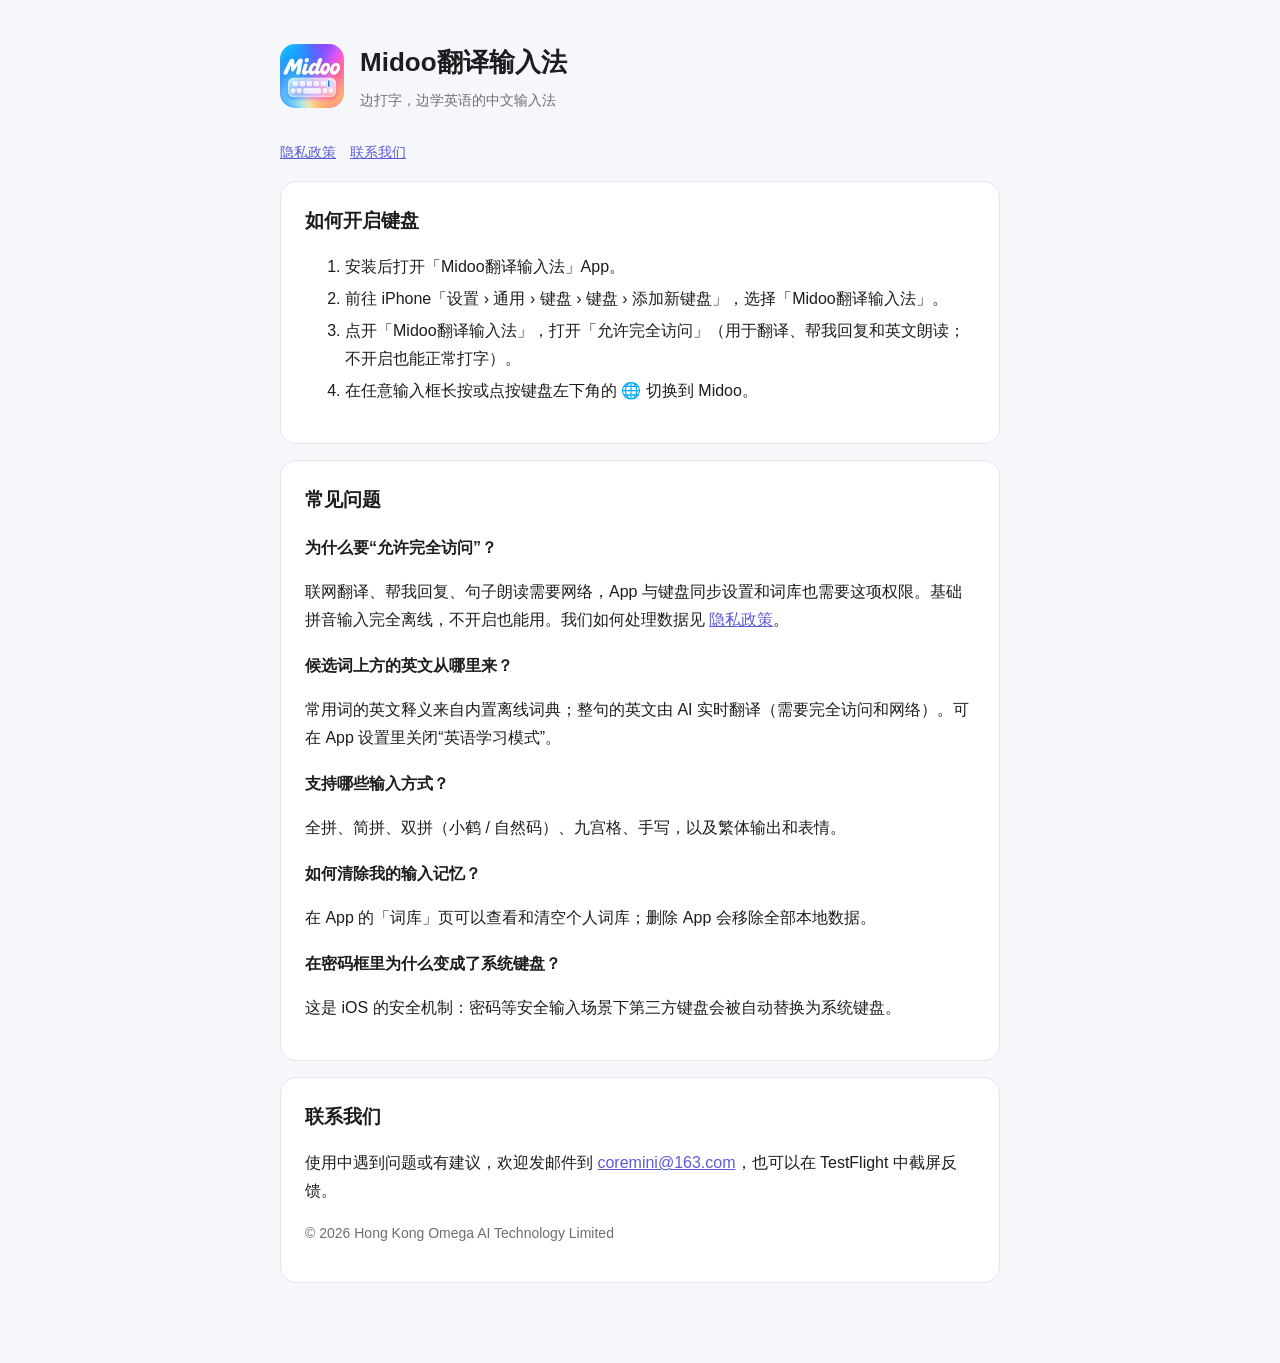
<file: index.html>
<!doctype html><html lang="zh-Hans"><head><meta charset="utf-8"><meta name="viewport" content="width=device-width,initial-scale=1">
<title>Midoo翻译输入法 技术支持</title><link rel="stylesheet" href="style.css"><link rel="icon" href="icon.png"></head><body><main>
<header><img src="icon.png" alt=""><div><h1>Midoo翻译输入法</h1><p>边打字，边学英语的中文输入法</p></div></header>
<nav><a href="privacy.html">隐私政策</a><a href="mailto:coremini@163.com">联系我们</a></nav>

<section><h2>如何开启键盘</h2>
<ol><li>安装后打开「Midoo翻译输入法」App。</li>
<li>前往 iPhone「设置 › 通用 › 键盘 › 键盘 › 添加新键盘」，选择「Midoo翻译输入法」。</li>
<li>点开「Midoo翻译输入法」，打开「允许完全访问」（用于翻译、帮我回复和英文朗读；不开启也能正常打字）。</li>
<li>在任意输入框长按或点按键盘左下角的 🌐 切换到 Midoo。</li></ol></section>

<section><h2>常见问题</h2>
<h3>为什么要“允许完全访问”？</h3><p>联网翻译、帮我回复、句子朗读需要网络，App 与键盘同步设置和词库也需要这项权限。基础拼音输入完全离线，不开启也能用。我们如何处理数据见 <a href="privacy.html">隐私政策</a>。</p>
<h3>候选词上方的英文从哪里来？</h3><p>常用词的英文释义来自内置离线词典；整句的英文由 AI 实时翻译（需要完全访问和网络）。可在 App 设置里关闭“英语学习模式”。</p>
<h3>支持哪些输入方式？</h3><p>全拼、简拼、双拼（小鹤 / 自然码）、九宫格、手写，以及繁体输出和表情。</p>
<h3>如何清除我的输入记忆？</h3><p>在 App 的「词库」页可以查看和清空个人词库；删除 App 会移除全部本地数据。</p>
<h3>在密码框里为什么变成了系统键盘？</h3><p>这是 iOS 的安全机制：密码等安全输入场景下第三方键盘会被自动替换为系统键盘。</p></section>

<section><h2>联系我们</h2><p>使用中遇到问题或有建议，欢迎发邮件到 <a href="mailto:coremini@163.com">coremini@163.com</a>，也可以在 TestFlight 中截屏反馈。</p>
<p class="muted">© 2026 Hong Kong Omega AI Technology Limited</p></section>
</main></body></html>
</file>
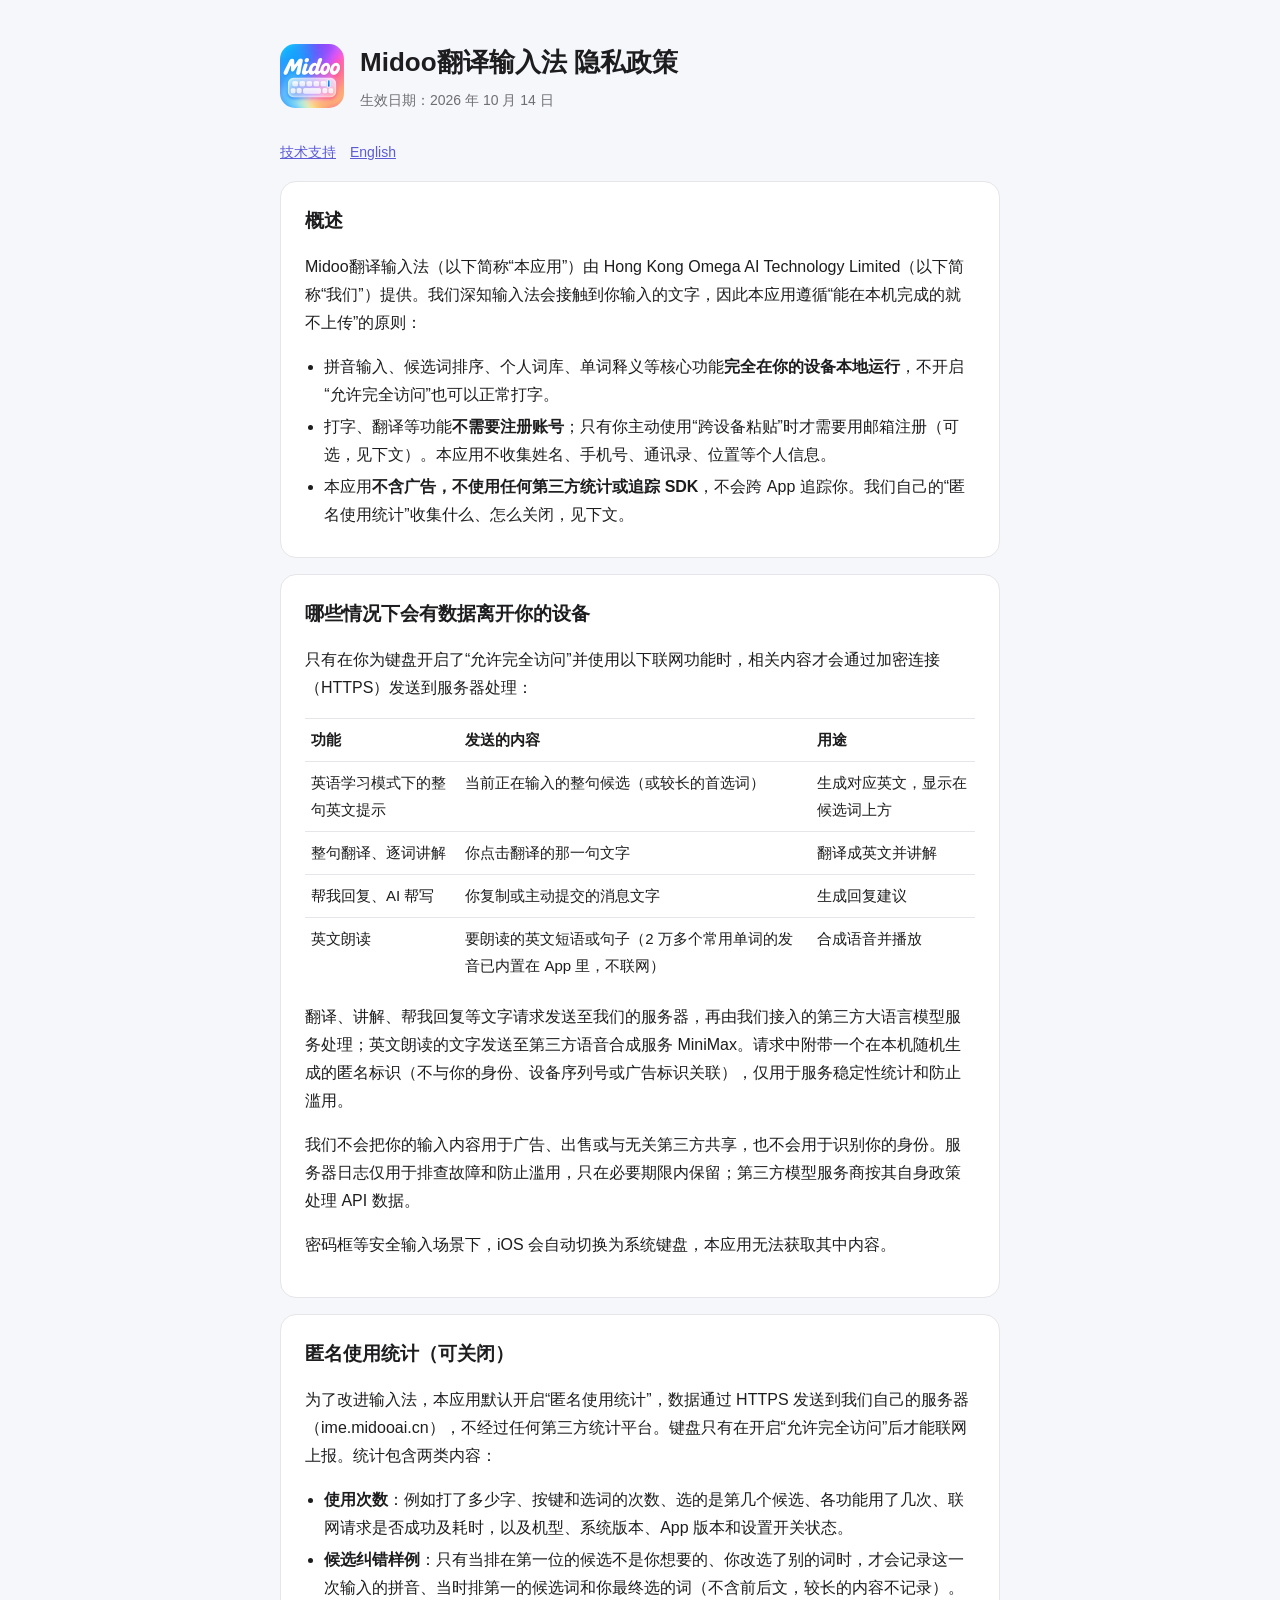
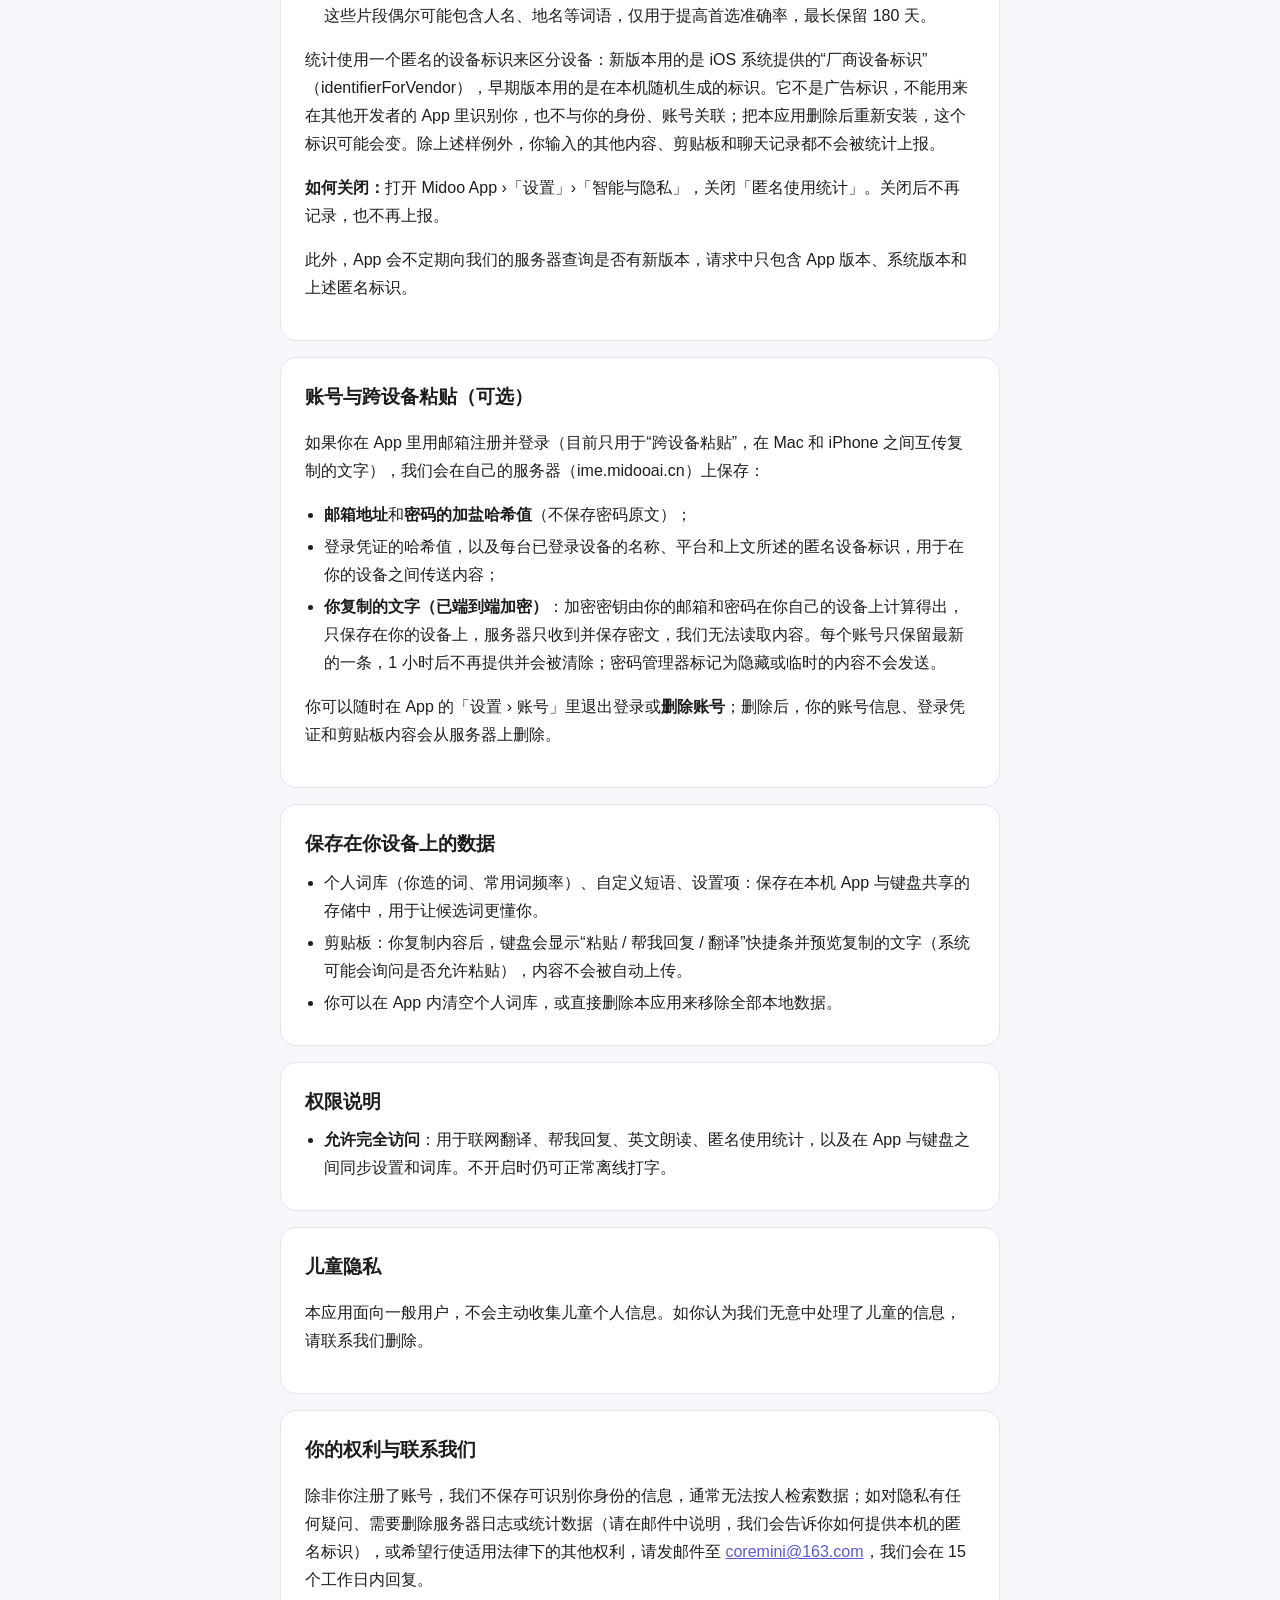
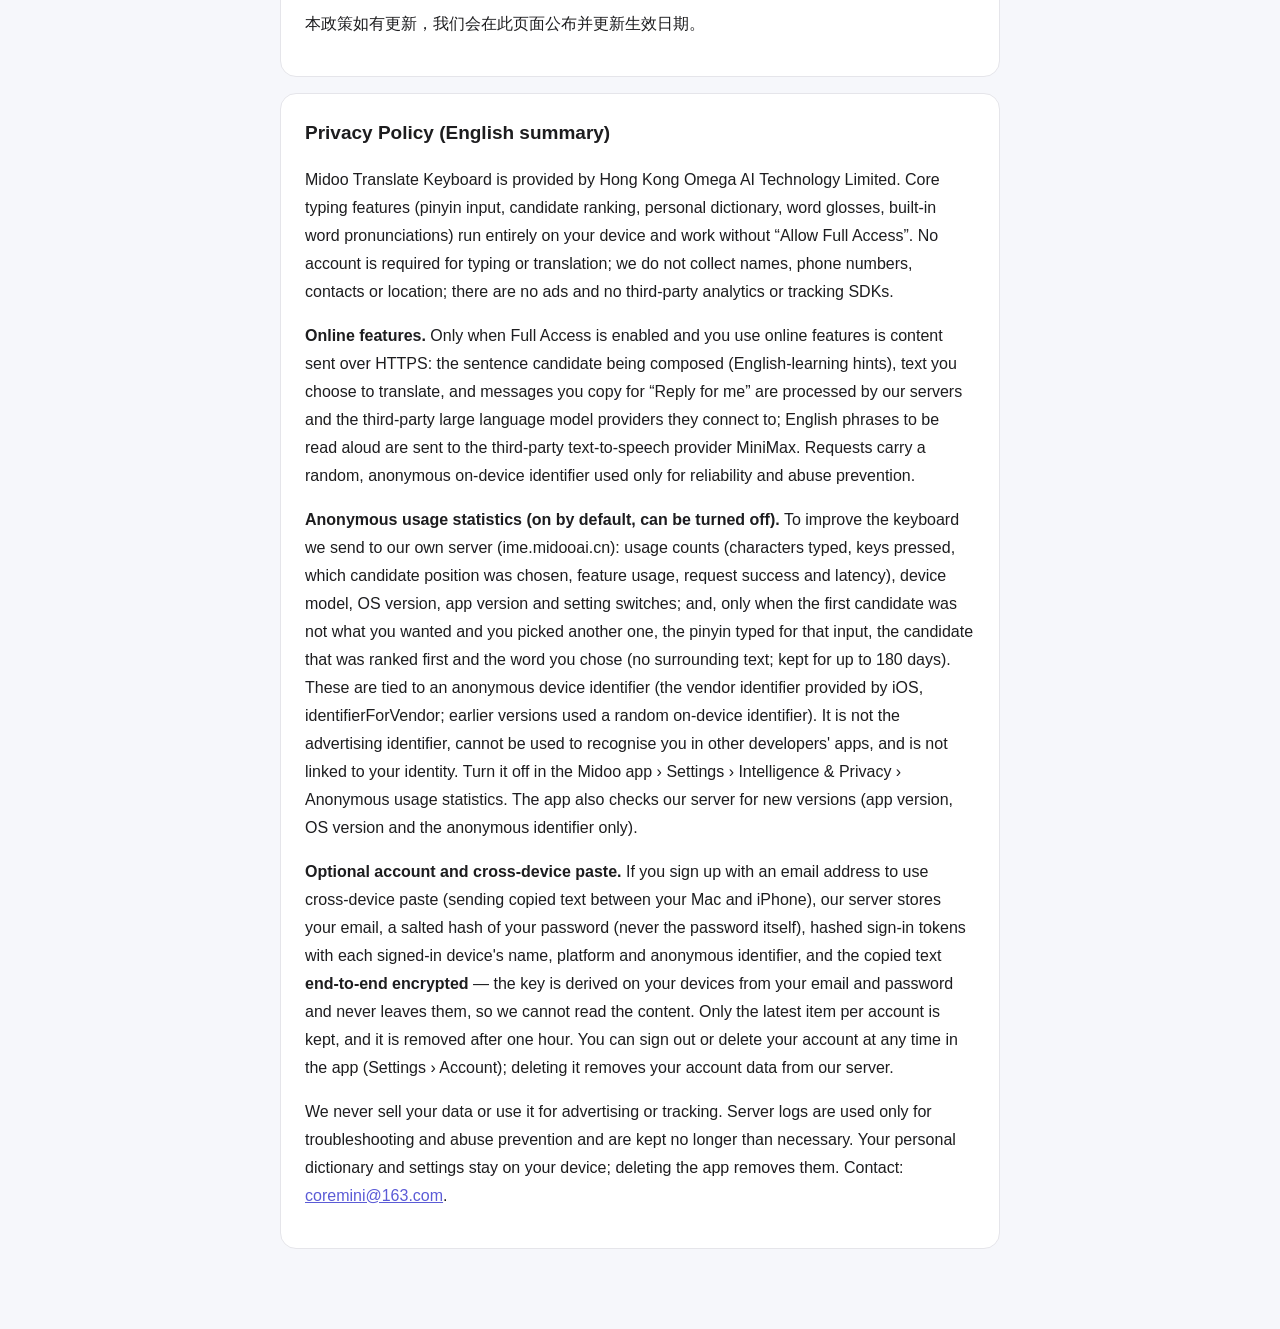
<file: privacy.html>
<!doctype html><html lang="zh-Hans"><head><meta charset="utf-8"><meta name="viewport" content="width=device-width,initial-scale=1">
<title>Midoo翻译输入法 隐私政策</title><link rel="stylesheet" href="style.css"><link rel="icon" href="icon.png"></head><body><main>
<header><img src="icon.png" alt=""><div><h1>Midoo翻译输入法 隐私政策</h1><p>生效日期：2026 年 10 月 14 日</p></div></header>
<nav><a href="index.html">技术支持</a><a href="#en">English</a></nav>

<section><h2>概述</h2>
<p>Midoo翻译输入法（以下简称“本应用”）由 Hong Kong Omega AI Technology Limited（以下简称“我们”）提供。我们深知输入法会接触到你输入的文字，因此本应用遵循“能在本机完成的就不上传”的原则：</p>
<ul><li>拼音输入、候选词排序、个人词库、单词释义等核心功能<b>完全在你的设备本地运行</b>，不开启“允许完全访问”也可以正常打字。</li>
<li>打字、翻译等功能<b>不需要注册账号</b>；只有你主动使用“跨设备粘贴”时才需要用邮箱注册（可选，见下文）。本应用不收集姓名、手机号、通讯录、位置等个人信息。</li>
<li>本应用<b>不含广告，不使用任何第三方统计或追踪 SDK</b>，不会跨 App 追踪你。我们自己的“匿名使用统计”收集什么、怎么关闭，见下文。</li></ul></section>

<section><h2>哪些情况下会有数据离开你的设备</h2>
<p>只有在你为键盘开启了“允许完全访问”并使用以下联网功能时，相关内容才会通过加密连接（HTTPS）发送到服务器处理：</p>
<table><tr><th>功能</th><th>发送的内容</th><th>用途</th></tr>
<tr><td>英语学习模式下的整句英文提示</td><td>当前正在输入的整句候选（或较长的首选词）</td><td>生成对应英文，显示在候选词上方</td></tr>
<tr><td>整句翻译、逐词讲解</td><td>你点击翻译的那一句文字</td><td>翻译成英文并讲解</td></tr>
<tr><td>帮我回复、AI 帮写</td><td>你复制或主动提交的消息文字</td><td>生成回复建议</td></tr>
<tr><td>英文朗读</td><td>要朗读的英文短语或句子（2 万多个常用单词的发音已内置在 App 里，不联网）</td><td>合成语音并播放</td></tr></table>
<p>翻译、讲解、帮我回复等文字请求发送至我们的服务器，再由我们接入的第三方大语言模型服务处理；英文朗读的文字发送至第三方语音合成服务 MiniMax。请求中附带一个在本机随机生成的匿名标识（不与你的身份、设备序列号或广告标识关联），仅用于服务稳定性统计和防止滥用。</p>
<p>我们不会把你的输入内容用于广告、出售或与无关第三方共享，也不会用于识别你的身份。服务器日志仅用于排查故障和防止滥用，只在必要期限内保留；第三方模型服务商按其自身政策处理 API 数据。</p>
<p>密码框等安全输入场景下，iOS 会自动切换为系统键盘，本应用无法获取其中内容。</p></section>

<section><h2>匿名使用统计（可关闭）</h2>
<p>为了改进输入法，本应用默认开启“匿名使用统计”，数据通过 HTTPS 发送到我们自己的服务器（ime.midooai.cn），不经过任何第三方统计平台。键盘只有在开启“允许完全访问”后才能联网上报。统计包含两类内容：</p>
<ul><li><b>使用次数</b>：例如打了多少字、按键和选词的次数、选的是第几个候选、各功能用了几次、联网请求是否成功及耗时，以及机型、系统版本、App 版本和设置开关状态。</li>
<li><b>候选纠错样例</b>：只有当排在第一位的候选不是你想要的、你改选了别的词时，才会记录这一次输入的拼音、当时排第一的候选词和你最终选的词（不含前后文，较长的内容不记录）。这些片段偶尔可能包含人名、地名等词语，仅用于提高首选准确率，最长保留 180 天。</li></ul>
<p>统计使用一个匿名的设备标识来区分设备：新版本用的是 iOS 系统提供的“厂商设备标识”（identifierForVendor），早期版本用的是在本机随机生成的标识。它不是广告标识，不能用来在其他开发者的 App 里识别你，也不与你的身份、账号关联；把本应用删除后重新安装，这个标识可能会变。除上述样例外，你输入的其他内容、剪贴板和聊天记录都不会被统计上报。</p>
<p><b>如何关闭：</b>打开 Midoo App ›「设置」›「智能与隐私」，关闭「匿名使用统计」。关闭后不再记录，也不再上报。</p>
<p>此外，App 会不定期向我们的服务器查询是否有新版本，请求中只包含 App 版本、系统版本和上述匿名标识。</p></section>

<section><h2>账号与跨设备粘贴（可选）</h2>
<p>如果你在 App 里用邮箱注册并登录（目前只用于“跨设备粘贴”，在 Mac 和 iPhone 之间互传复制的文字），我们会在自己的服务器（ime.midooai.cn）上保存：</p>
<ul><li><b>邮箱地址</b>和<b>密码的加盐哈希值</b>（不保存密码原文）；</li>
<li>登录凭证的哈希值，以及每台已登录设备的名称、平台和上文所述的匿名设备标识，用于在你的设备之间传送内容；</li>
<li><b>你复制的文字（已端到端加密）</b>：加密密钥由你的邮箱和密码在你自己的设备上计算得出，只保存在你的设备上，服务器只收到并保存密文，我们无法读取内容。每个账号只保留最新的一条，1 小时后不再提供并会被清除；密码管理器标记为隐藏或临时的内容不会发送。</li></ul>
<p>你可以随时在 App 的「设置 › 账号」里退出登录或<b>删除账号</b>；删除后，你的账号信息、登录凭证和剪贴板内容会从服务器上删除。</p></section>

<section><h2>保存在你设备上的数据</h2>
<ul><li>个人词库（你造的词、常用词频率）、自定义短语、设置项：保存在本机 App 与键盘共享的存储中，用于让候选词更懂你。</li>
<li>剪贴板：你复制内容后，键盘会显示“粘贴 / 帮我回复 / 翻译”快捷条并预览复制的文字（系统可能会询问是否允许粘贴），内容不会被自动上传。</li>
<li>你可以在 App 内清空个人词库，或直接删除本应用来移除全部本地数据。</li></ul></section>

<section><h2>权限说明</h2>
<ul><li><b>允许完全访问</b>：用于联网翻译、帮我回复、英文朗读、匿名使用统计，以及在 App 与键盘之间同步设置和词库。不开启时仍可正常离线打字。</li></ul></section>

<section><h2>儿童隐私</h2><p>本应用面向一般用户，不会主动收集儿童个人信息。如你认为我们无意中处理了儿童的信息，请联系我们删除。</p></section>

<section><h2>你的权利与联系我们</h2>
<p>除非你注册了账号，我们不保存可识别你身份的信息，通常无法按人检索数据；如对隐私有任何疑问、需要删除服务器日志或统计数据（请在邮件中说明，我们会告诉你如何提供本机的匿名标识），或希望行使适用法律下的其他权利，请发邮件至 <a href="mailto:coremini@163.com">coremini@163.com</a>，我们会在 15 个工作日内回复。</p>
<p>本政策如有更新，我们会在此页面公布并更新生效日期。</p></section>

<section id="en"><h2>Privacy Policy (English summary)</h2>
<p>Midoo Translate Keyboard is provided by Hong Kong Omega AI Technology Limited. Core typing features (pinyin input, candidate ranking, personal dictionary, word glosses, built-in word pronunciations) run entirely on your device and work without “Allow Full Access”. No account is required for typing or translation; we do not collect names, phone numbers, contacts or location; there are no ads and no third-party analytics or tracking SDKs.</p>
<p><b>Online features.</b> Only when Full Access is enabled and you use online features is content sent over HTTPS: the sentence candidate being composed (English-learning hints), text you choose to translate, and messages you copy for “Reply for me” are processed by our servers and the third-party large language model providers they connect to; English phrases to be read aloud are sent to the third-party text-to-speech provider MiniMax. Requests carry a random, anonymous on-device identifier used only for reliability and abuse prevention.</p>
<p><b>Anonymous usage statistics (on by default, can be turned off).</b> To improve the keyboard we send to our own server (ime.midooai.cn): usage counts (characters typed, keys pressed, which candidate position was chosen, feature usage, request success and latency), device model, OS version, app version and setting switches; and, only when the first candidate was not what you wanted and you picked another one, the pinyin typed for that input, the candidate that was ranked first and the word you chose (no surrounding text; kept for up to 180 days). These are tied to an anonymous device identifier (the vendor identifier provided by iOS, identifierForVendor; earlier versions used a random on-device identifier). It is not the advertising identifier, cannot be used to recognise you in other developers' apps, and is not linked to your identity. Turn it off in the Midoo app › Settings › Intelligence &amp; Privacy › Anonymous usage statistics. The app also checks our server for new versions (app version, OS version and the anonymous identifier only).</p>
<p><b>Optional account and cross-device paste.</b> If you sign up with an email address to use cross-device paste (sending copied text between your Mac and iPhone), our server stores your email, a salted hash of your password (never the password itself), hashed sign-in tokens with each signed-in device's name, platform and anonymous identifier, and the copied text <b>end-to-end encrypted</b> — the key is derived on your devices from your email and password and never leaves them, so we cannot read the content. Only the latest item per account is kept, and it is removed after one hour. You can sign out or delete your account at any time in the app (Settings › Account); deleting it removes your account data from our server.</p>
<p>We never sell your data or use it for advertising or tracking. Server logs are used only for troubleshooting and abuse prevention and are kept no longer than necessary. Your personal dictionary and settings stay on your device; deleting the app removes them. Contact: <a href="mailto:coremini@163.com">coremini@163.com</a>.</p></section>
</main></body></html>
</file>
<file: style.css>
:root{--bg:#f6f7fb;--card:#fff;--fg:#1d1d1f;--muted:#6e6e73;--accent:#5b5bd6;--line:#e5e5ea}
@media (prefers-color-scheme:dark){:root{--bg:#111114;--card:#1c1c1f;--fg:#f5f5f7;--muted:#a1a1a6;--accent:#8e8cff;--line:#2c2c30}}
*{box-sizing:border-box}body{margin:0;background:var(--bg);color:var(--fg);font:16px/1.75 -apple-system,BlinkMacSystemFont,"PingFang SC","Helvetica Neue",sans-serif}
main{max-width:760px;margin:0 auto;padding:40px 20px 64px}
header{display:flex;align-items:center;gap:16px;margin-bottom:28px}header img{width:64px;height:64px;border-radius:15px}
h1{font-size:26px;margin:0}header p{margin:2px 0 0;color:var(--muted);font-size:14px}
section{background:var(--card);border:1px solid var(--line);border-radius:16px;padding:22px 24px;margin:16px 0}
h2{font-size:19px;margin:0 0 8px}h3{font-size:16px;margin:18px 0 4px}ul{padding-left:1.2em;margin:6px 0}li{margin:4px 0}
a{color:var(--accent)}.muted{color:var(--muted);font-size:14px}nav{margin-top:8px;font-size:14px}nav a{margin-right:14px}
table{border-collapse:collapse;width:100%;font-size:15px}td,th{border-top:1px solid var(--line);padding:8px 6px;text-align:left;vertical-align:top}
</file>
